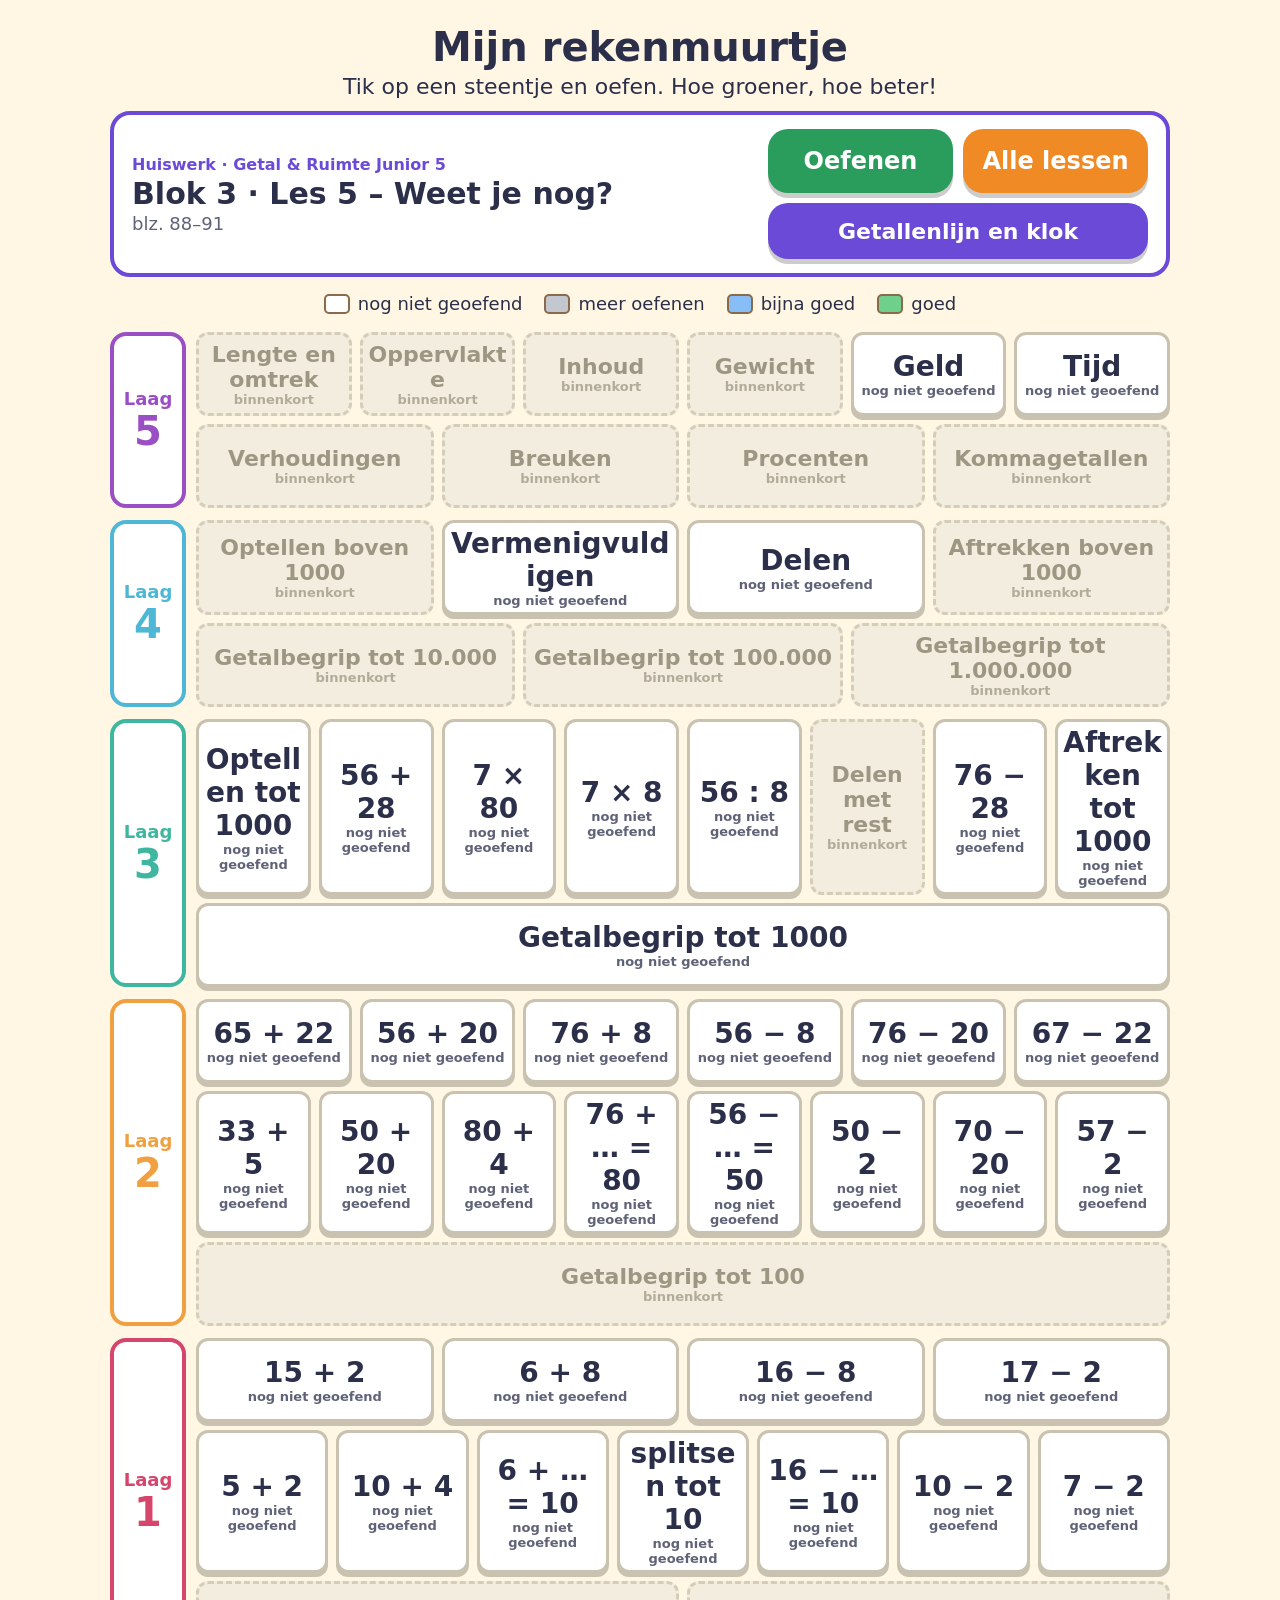
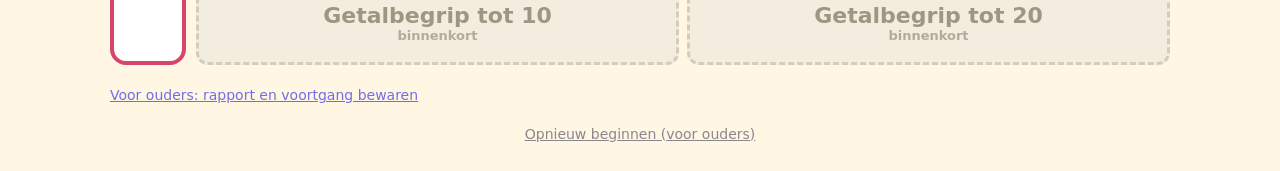
<file: index.html>
<!doctype html>
<html lang="nl">
<head>
  <meta charset="utf-8">
  <meta name="viewport" content="width=device-width, initial-scale=1, maximum-scale=1">
  <title>Rekenmuurtje</title>
  <meta name="apple-mobile-web-app-capable" content="yes">
  <meta name="mobile-web-app-capable" content="yes">
  <meta name="apple-mobile-web-app-title" content="Rekenmuurtje">
  <link rel="stylesheet" href="stijl.css">
</head>
<body>

<section id="muur" class="scherm actief">
  <h1>Mijn rekenmuurtje</h1>
  <p class="intro">Tik op een steentje en oefen. Hoe groener, hoe beter!</p>
  <div id="huiswerk" class="huiswerk"></div>
  <div class="legenda">
    <span><i class="kleur wit"></i>nog niet geoefend</span>
    <span><i class="kleur grijs"></i>meer oefenen</span>
    <span><i class="kleur blauw"></i>bijna goed</span>
    <span><i class="kleur groen"></i>goed</span>
  </div>
  <div id="muur-lagen"></div>
  <a class="klein-link" href="rapport.html">Voor ouders: rapport en voortgang bewaren</a>
  <button id="reset" class="klein-link" type="button">Opnieuw beginnen (voor ouders)</button>
</section>

<section id="boek" class="scherm">
  <p class="nav"><button id="boek-terug" class="terug" type="button">← Muurtje</button></p>
  <h1>Mijn leerwerkboek</h1>
  <p class="intro">Getal &amp; Ruimte Junior 5 · blok 2 en 3. Tik op een les om te oefenen.<br>Tik op 📍 om aan te geven waar je nu bent.</p>
  <div id="boek-inhoud"></div>
</section>

<section id="gereedschap" class="scherm">
  <p class="nav"><button id="gr-terug" class="terug" type="button">← Muurtje</button></p>
  <h1>Getallenlijn en klok</h1>
  <p class="intro">Om mee te rekenen als je in je boek werkt.</p>
  <div class="tabs">
    <button id="tab-lijn" class="tab actief" type="button">Getallenlijn</button>
    <button id="tab-klok" class="tab" type="button">Klok</button>
  </div>
  <div id="gr-lijn"></div>
  <div id="gr-klok" hidden></div>
  <div class="gr-toetsenvak" id="gr-toetsenvak"><div id="gr-toetsen" class="toetsen"></div></div>
</section>

<section id="oefen" class="scherm">
  <div class="boven">
    <button id="terug" class="terug" type="button">← Muurtje</button>
    <div id="sterren" aria-label="Voortgang"></div>
  </div>
  <div class="oefen-raster">
    <div class="links">
      <div id="som" class="som"></div>
      <div id="feedback" class="feedback" aria-live="polite"></div>
      <div id="hulp-vak" class="hulp-vak" hidden></div>
    </div>
    <div class="rechts">
      <div id="toetsen" class="toetsen"></div>
      <div class="onder">
        <button id="hulp-knop" class="knop hulp" type="button">Hulp</button>
        <button id="klaar-knop" class="knop klaar" type="button">Klaar</button>
      </div>
    </div>
  </div>
</section>

<section id="einde" class="scherm">
  <div class="einde-kaart">
    <h1 id="einde-titel">Reeks klaar!</h1>
    <div id="einde-sterren"></div>
    <p id="einde-tekst"></p>
    <div id="einde-steen"></div>
    <div class="einde-knoppen">
      <button id="opnieuw" class="knop klaar" type="button">Nog een reeks</button>
      <button id="naar-muur" class="knop hulp" type="button">Naar het muurtje</button>
    </div>
  </div>
</section>

<script src="sommen.js"></script>
<script src="voortgang.js"></script>
<script src="hulp.js"></script>
<script src="gereedschap.js"></script>
<script src="app.js"></script>
</body>
</html>
</file>
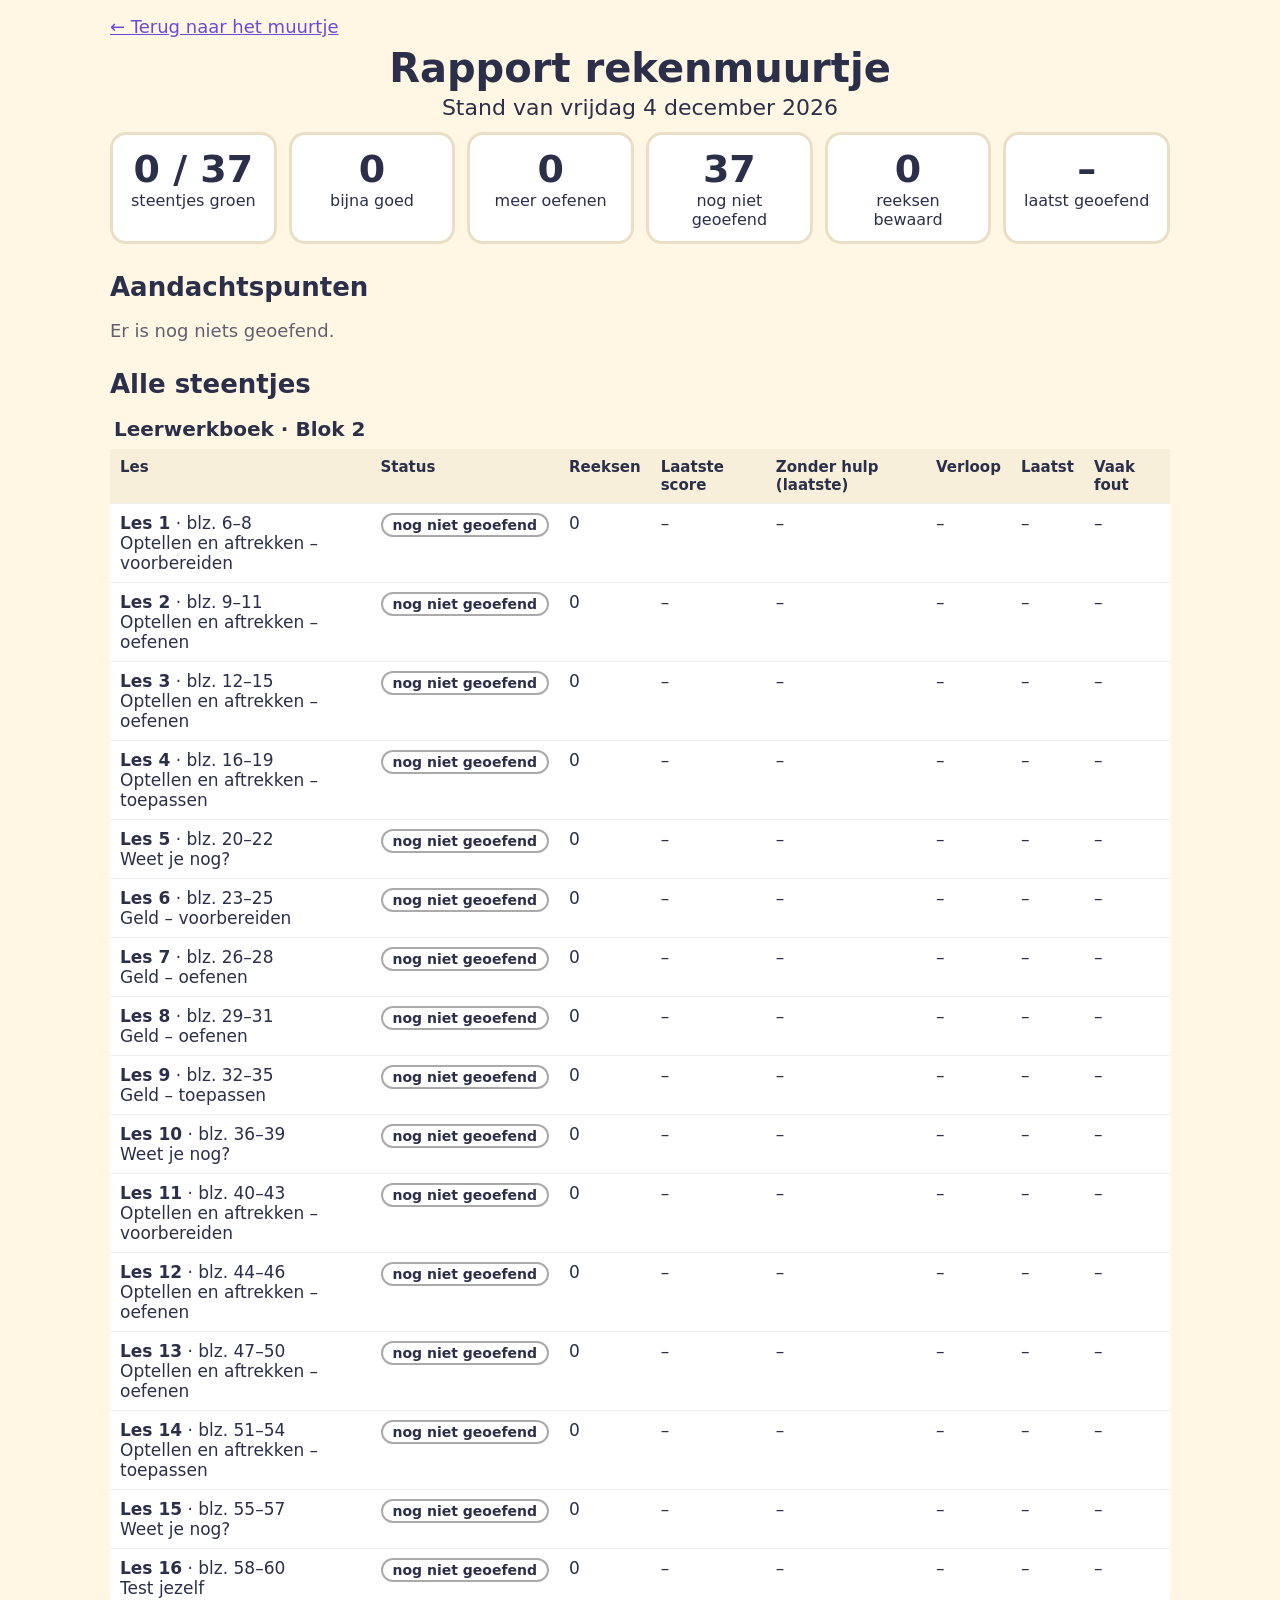
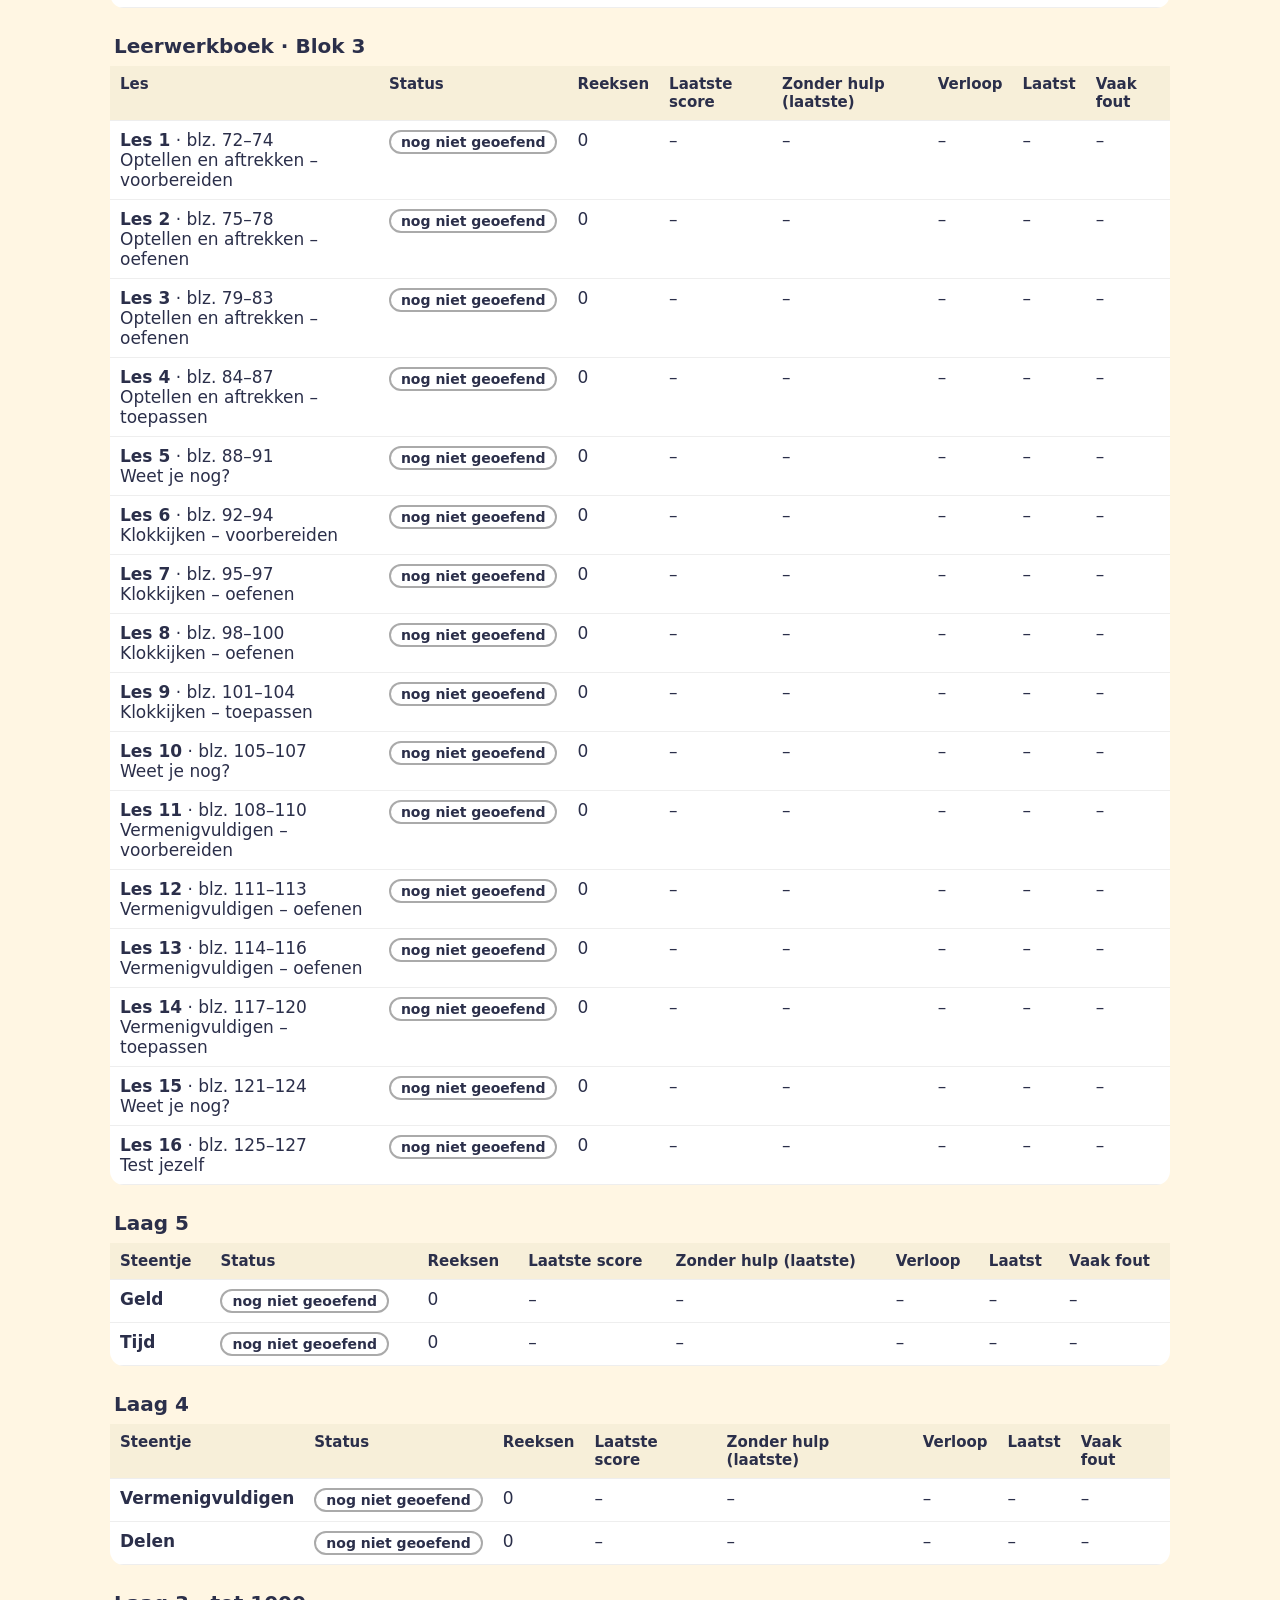
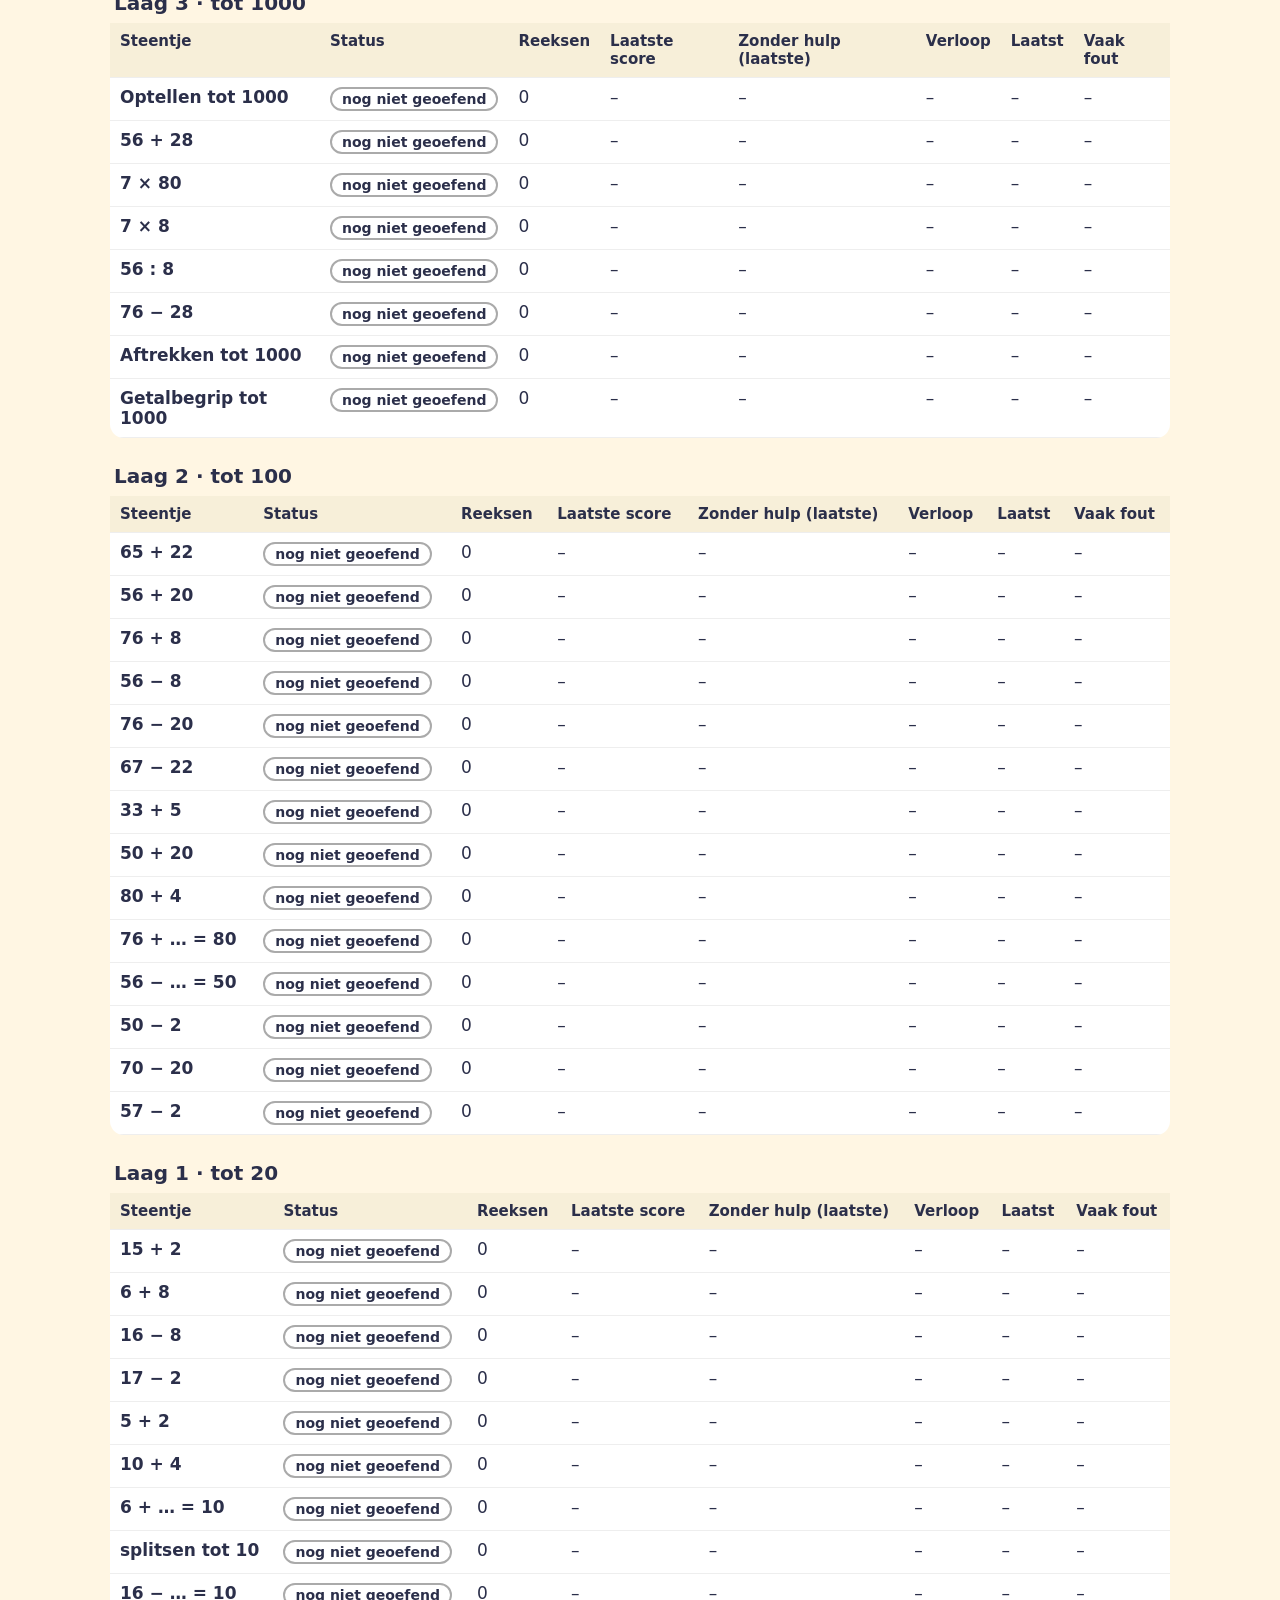
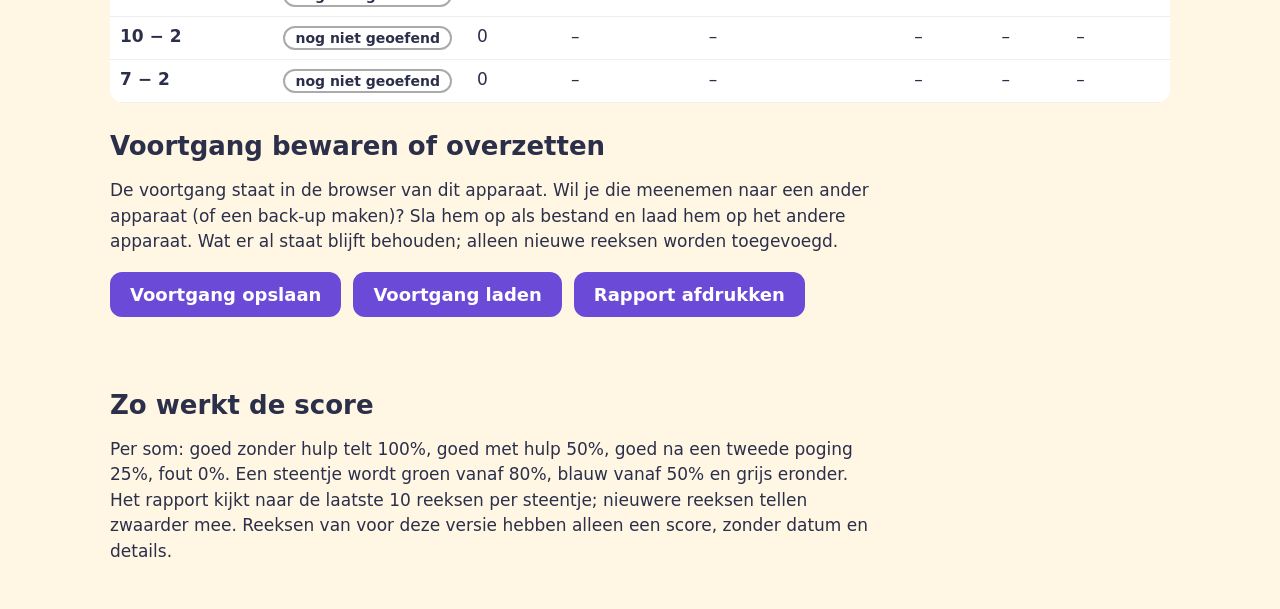
<file: rapport.html>
<!doctype html>
<html lang="nl">
<head>
  <meta charset="utf-8">
  <meta name="viewport" content="width=device-width, initial-scale=1">
  <title>Rapport rekenmuurtje</title>
  <link rel="stylesheet" href="stijl.css">
  <link rel="stylesheet" href="rapport.css">
</head>
<body class="rapport">
<main class="scherm actief">
  <p class="nav"><a href="index.html">← Terug naar het muurtje</a></p>
  <h1>Rapport rekenmuurtje</h1>
  <p class="intro" id="datum"></p>

  <div id="samenvatting" class="kaarten"></div>

  <h2>Aandachtspunten</h2>
  <div id="aandacht"></div>

  <h2>Alle steentjes</h2>
  <div id="tabellen"></div>

  <h2>Voortgang bewaren of overzetten</h2>
  <p class="uitleg">De voortgang staat in de browser van dit apparaat. Wil je die meenemen naar een ander apparaat (of een back-up maken)? Sla hem op als bestand en laad hem op het andere apparaat. Wat er al staat blijft behouden; alleen nieuwe reeksen worden toegevoegd.</p>
  <div class="acties">
    <button id="opslaan" type="button">Voortgang opslaan</button>
    <label class="bestand">Voortgang laden<input id="laden" type="file" accept=".json,application/json" hidden></label>
    <button id="print" type="button">Rapport afdrukken</button>
  </div>
  <p id="melding" class="melding" aria-live="polite"></p>

  <h2>Zo werkt de score</h2>
  <p class="uitleg">Per som: goed zonder hulp telt 100%, goed met hulp 50%, goed na een tweede poging 25%, fout 0%. Een steentje wordt groen vanaf 80%, blauw vanaf 50% en grijs eronder. Het rapport kijkt naar de laatste 10 reeksen per steentje; nieuwere reeksen tellen zwaarder mee. Reeksen van voor deze versie hebben alleen een score, zonder datum en details.</p>
</main>
<script src="sommen.js"></script>
<script src="voortgang.js"></script>
<script src="rapport.js"></script>
</body>
</html>
</file>
<file: stijl.css>
:root {
  --wit: #ffffff;
  --grijs: #c3c8d0;
  --blauw: #86bef5;
  --groen: #6fd08c;
  --tekst: #2b2f4a;
  --paars: #6c4ad8;
  --geel: #ffc933;
  --blauw-blok: #2f7fd8;
  --achtergrond: #fff6e3;
}

* { box-sizing: border-box; -webkit-tap-highlight-color: transparent; }
html, body { margin: 0; min-height: 100%; }
body {
  font-family: "Nunito", "Trebuchet MS", "Arial Rounded MT Bold", system-ui, sans-serif;
  background: var(--achtergrond);
  color: var(--tekst);
  user-select: none; -webkit-user-select: none;
  touch-action: manipulation;
}
button { font: inherit; color: inherit; cursor: pointer; }
button:disabled { opacity: .45; cursor: default; }
[hidden] { display: none !important; }

.scherm { display: none; max-width: 1100px; margin: 0 auto; padding: 16px 20px 28px; }
.scherm.actief { display: block; }

/* ---------- Muurtje ---------- */
h1 { font-size: 40px; margin: 8px 0 4px; text-align: center; }
.intro { text-align: center; font-size: 22px; margin: 0 0 12px; }
.legenda { display: flex; flex-wrap: wrap; gap: 8px 22px; justify-content: center; font-size: 18px; margin-bottom: 18px; }
.legenda span { display: flex; align-items: center; gap: 8px; }
.kleur { width: 26px; height: 20px; border-radius: 5px; border: 2px solid #8a6a4a; display: inline-block; }

.kleur.wit, .steen.wit { background: var(--wit); }
.kleur.grijs, .steen.grijs { background: var(--grijs); }
.kleur.blauw, .steen.blauw { background: var(--blauw); }
.kleur.groen, .steen.groen { background: var(--groen); }

#muur-lagen { display: flex; flex-direction: column; gap: 12px; }
.laag { display: flex; gap: 10px; align-items: stretch; }
.laag-blok {
  flex: 0 0 76px; border: 4px solid var(--lk); border-radius: 16px; background: #fff;
  display: flex; flex-direction: column; align-items: center; justify-content: center;
  color: var(--lk); font-size: 18px; font-weight: 700;
}
.laag-blok b { font-size: 40px; line-height: 1.1; }
.rijen { flex: 1; min-width: 0; display: flex; flex-direction: column; gap: 8px; }
.rij { display: flex; gap: 8px; }
.steen {
  flex: 1 1 0; min-width: 0; min-height: 84px; padding: 4px;
  border: 3px solid #c9c2b0; border-radius: 12px;
  font-size: clamp(17px, 2.5vw, 28px); font-weight: 800;
  display: flex; flex-direction: column; align-items: center; justify-content: center;
  box-shadow: 0 4px 0 #c9c2b0;
  transition: transform .1s;
}
.steen { overflow-wrap: anywhere; hyphens: auto; }
@media (max-width: 640px) {
  .rij { flex-wrap: wrap; }
  .steen { flex: 1 1 28%; font-size: 17px; }
  .laag-blok { flex-basis: 56px; font-size: 14px; }
  .laag-blok b { font-size: 30px; }
}
.steen.groen { border-color: #3fae60; box-shadow: 0 4px 0 #3fae60; }
.steen.blauw { border-color: #4a8fd6; box-shadow: 0 4px 0 #4a8fd6; }
.steen.grijs { border-color: #8d939c; box-shadow: 0 4px 0 #8d939c; }
.steen:active { transform: translateY(3px); box-shadow: none; }
/* ---------- Huiswerk en boek ---------- */
.huiswerk { display: flex; flex-wrap: wrap; align-items: center; gap: 12px 18px; background: #fff; border: 4px solid var(--paars); border-radius: 20px; padding: 14px 18px; margin: 0 0 16px; }
.hw-tekst { flex: 1 1 280px; display: flex; flex-direction: column; gap: 2px; }
.hw-tekst small { font-size: 16px; font-weight: 700; color: var(--paars); }
.hw-tekst b { font-size: clamp(22px, 3.2vw, 30px); }
.hw-tekst span { font-size: 18px; opacity: .75; }
.hw-knoppen { display: flex; gap: 10px; flex: 0 1 380px; }
.hw-knoppen .knop { min-height: 64px; font-size: 24px; }
.nav { margin: 0 0 6px; }
.boek-blok h2 { font-size: 28px; margin: 18px 0 8px; }
.lessen { display: grid; grid-template-columns: repeat(auto-fill, minmax(170px, 1fr)); gap: 10px; }
.les-tegel { position: relative; }
.les-start {
  width: 100%; height: 100%; min-height: 128px; padding: 10px 8px; border: 3px solid #c9c2b0; border-radius: 14px; box-shadow: 0 4px 0 #c9c2b0;
  background: #fff; display: flex; flex-direction: column; align-items: center; justify-content: center; gap: 2px; text-align: center;
}
.les-start:active { transform: translateY(3px); box-shadow: none; }
.les-nr { font-size: 26px; font-weight: 800; }
.les-titel { font-size: 15px; font-weight: 700; line-height: 1.2; }
.les-pag { font-size: 15px; opacity: .75; }
.les-start small { font-size: 13px; font-weight: 700; opacity: .75; }
.les-tegel.grijs .les-start { background: var(--grijs); border-color: #8d939c; box-shadow: 0 4px 0 #8d939c; }
.les-tegel.blauw .les-start { background: var(--blauw); border-color: #4a8fd6; box-shadow: 0 4px 0 #4a8fd6; }
.les-tegel.groen .les-start { background: var(--groen); border-color: #3fae60; box-shadow: 0 4px 0 #3fae60; }
.les-tegel.nu .les-start { outline: 5px solid var(--paars); outline-offset: 2px; }
.les-pin { position: absolute; top: 4px; right: 4px; width: 44px; height: 44px; border-radius: 50%; border: none; background: #ffffffcc; font-size: 22px; opacity: .5; }
.les-tegel.nu .les-pin { opacity: 1; background: var(--paars); }

.hw-knoppen { flex-wrap: wrap; }
.hw-knoppen .knop { flex: 1 1 150px; }
.knop.gr { background: var(--paars); flex-basis: 100%; min-height: 56px; font-size: 22px; }

/* Getallenlijn en klok om mee te werken */
.tabs { display: flex; gap: 8px; margin: 8px 0 12px; }
.tab { flex: 1; min-height: 56px; border-radius: 16px; border: 3px solid var(--paars); background: #fff; font-size: 22px; font-weight: 800; }
.tab.actief { background: var(--paars); color: #fff; }
.gr-uitleg { font-size: 18px; margin: 4px 0 10px; }
.gr-som { display: flex; flex-wrap: wrap; align-items: center; justify-content: center; gap: 10px 14px; font-size: 44px; font-weight: 800; }
.veld { min-width: 70px; min-height: 56px; padding: 4px 14px; font: inherit; font-weight: 800; font-size: 28px; border: 3px dashed var(--paars); border-radius: 14px; background: #f4efff; color: var(--tekst); }
.veld.groot { min-width: 130px; min-height: 76px; font-size: 44px; }
.veld.tijd { min-width: 180px; }
.veld.leeg { color: #a99cd9; font-weight: 700; }
.veld.gekozen { border-style: solid; background: #fff; box-shadow: 0 0 0 4px #c9b8ff; }
.veld.fout { border-color: #c0392b; background: #ffe3e3; }
.ops { display: flex; gap: 6px; }
.ops button { width: 62px; height: 62px; font-size: 34px; font-weight: 800; border-radius: 14px; border: 3px solid var(--paars); background: #fff; }
.ops button.actief { background: var(--paars); color: #fff; }
.gr-zet { display: block; width: 100%; max-width: 460px; margin: 14px auto 6px; }
.melding { text-align: center; font-size: 18px; font-weight: 700; min-height: 1.4em; }
.gr-teken { display: flex; gap: 8px; justify-content: center; margin: 4px 0 8px; }
.gr-teken button { padding: 8px 16px; font-size: 18px; font-weight: 700; border-radius: 12px; border: 3px solid var(--paars); background: #fff; }
.gr-teken button.actief { background: var(--paars); color: #fff; }
.lijn-knoppen.eigen { align-items: center; margin-top: 8px; font-size: 18px; font-weight: 700; }
.gr-antwoord, .gr-regel { display: flex; flex-wrap: wrap; align-items: center; justify-content: center; gap: 10px 14px; margin: 14px 0; font-size: 20px; font-weight: 700; }
.gr-antwoord .knop { flex: 0 1 200px; min-height: 64px; font-size: 24px; }
.uitkomst { text-align: center; font-size: 22px; font-weight: 800; min-height: 1.4em; margin: 6px 0; }
.uitkomst.goed { color: #1e8a4a; } .uitkomst.bijna { color: #b86a00; }
.gr-klokrij { display: flex; flex-wrap: wrap; gap: 14px 24px; align-items: center; justify-content: center; }
.gr-klokvlak { width: clamp(200px, 40vw, 300px); touch-action: none; cursor: grab; }
.gr-klokinfo { display: flex; flex-direction: column; align-items: center; gap: 8px; }
.digitaal { font-size: 52px; font-weight: 800; }
.woorden { font-size: 26px; font-weight: 700; color: var(--paars); text-align: center; }
.schakel { font-size: 18px; }
.gr-tijdknoppen { display: grid; grid-template-columns: repeat(2, 1fr); gap: 8px; }
.gr-tijdknoppen button { padding: 10px 14px; font-size: 18px; font-weight: 700; border-radius: 12px; border: 3px solid var(--paars); background: #fff; }
.gr-toetsenvak { position: fixed; left: 0; right: 0; bottom: 0; z-index: 5; background: #fffdf7; border-top: 4px solid #e9dfc6; padding: 6px 12px 10px; box-shadow: 0 -6px 18px #0002; }
.gr-toetsenvak .toetsen { max-width: 420px; gap: 6px; }
.gr-sluit { display: block; margin: 0 auto 6px; padding: 6px 22px; font-size: 18px; font-weight: 700; border-radius: 12px; border: 2px solid #c9c2b0; background: #fff; }
#gereedschap.met-toetsen { padding-bottom: 300px; }
.gr-toetsenvak .toets { height: 50px; font-size: 28px; }
.toets.door { background: #e8f6ee; border-color: #9fd3b2; box-shadow: 0 4px 0 #9fd3b2; }

/* Sommen met een verhaaltje of een klok */
.som.verhaal-modus { flex-direction: column; gap: 10px; font-size: clamp(26px, 4vw, 38px); font-weight: 700; padding: 16px 18px; }
.verhaal { text-align: center; line-height: 1.3; }
.antwoordrij { display: flex; align-items: center; justify-content: center; gap: 14px; font-size: clamp(34px, 5vw, 56px); font-weight: 800; }
.invul.breed, .invul.lang { width: 4.8ch; }
.invul.tijd { width: 5.4ch; }
.eenheid { font-size: .6em; font-weight: 700; }
.klok-vak { width: clamp(150px, 26vw, 230px); }
.klok-svg { width: 100%; height: auto; display: block; }
.hulp-tekst { font-size: 22px; line-height: 1.45; margin: 6px 4px; }

.steen.binnenkort { font-size: clamp(14px, 2vw, 22px); overflow-wrap: anywhere; background: #f1ece0; border: 3px dashed #cfc7b2; box-shadow: none; color: #8d8672; opacity: .85; font-weight: 700; }
.steen.binnenkort:active { transform: none; }
.groepen.klein { gap: 10px; }
.groep.omlijnd { border-color: #bcd6f5; background: #eef5ff; min-width: 0; padding: 6px 8px; }
.groep.omlijnd .blokken { max-width: 150px; }
.steen small { font-size: 13px; font-weight: 700; opacity: .75; }
@media (max-width: 900px) { .rij .steen small { display: none; } }
.klein-link { display: block; margin: 22px auto 0; background: none; border: none; text-decoration: underline; font-size: 14px; opacity: .55; }

/* ---------- Oefenen ---------- */
.boven { display: flex; align-items: center; gap: 16px; margin-bottom: 12px; }
.terug { background: #fff; border: 3px solid var(--paars); border-radius: 14px; padding: 10px 16px; font-size: 20px; font-weight: 700; white-space: nowrap; }
#sterren { flex: 1; display: flex; justify-content: space-around; gap: 4px; }
.ster { font-size: clamp(30px, 5.5vw, 52px); line-height: 1; color: #d6d0c2; transition: transform .2s; }
.ster.vol { color: var(--geel); text-shadow: 0 2px 0 #c99a00; }
.ster.pop { animation: pop .6s ease; }
@keyframes pop { 0% { transform: scale(.3) rotate(-40deg); } 60% { transform: scale(1.5) rotate(15deg); } 100% { transform: scale(1); } }

.oefen-raster { display: grid; grid-template-columns: 1fr; gap: 14px; }
.links, .rechts { min-width: 0; }

.som {
  background: #fff; border: 4px solid #e9dfc6; border-radius: 22px;
  padding: 18px 10px;
  display: flex; flex-wrap: wrap; align-items: center; justify-content: center; gap: 6px 18px;
  font-size: clamp(54px, 11vw, 100px); font-weight: 800; line-height: 1.1;
}
.invul {
  width: 2.3ch; font: inherit; text-align: center; color: var(--paars);
  border: 4px dashed var(--paars); border-radius: 16px; background: #f4efff; padding: 0; height: 1.25em;
  caret-color: transparent; pointer-events: none;
}
.som.schud { animation: schud .35s; }
@keyframes schud { 25% { transform: translateX(-10px); } 75% { transform: translateX(10px); } }

.feedback { min-height: 70px; margin: 10px 0; display: flex; flex-wrap: wrap; align-items: center; justify-content: center; gap: 10px 16px; text-align: center; font-size: 30px; font-weight: 800; }
.feedback.goed { color: #1e8a4a; }
.feedback.bijna { color: #b86a00; }
.feedback .knop { font-size: 24px; padding: 12px 22px; min-height: 0; }
.feedback .uitleg { font-size: 26px; font-weight: 700; flex-basis: 100%; }

.toetsen { display: grid; grid-template-columns: repeat(3, 1fr); gap: 10px; max-width: 460px; margin: 0 auto 14px; }
.toets { height: 70px; font-size: 38px; font-weight: 800; background: #fff; border: 3px solid #d6c9a6; border-radius: 16px; box-shadow: 0 4px 0 #d6c9a6; }
.toets:active { transform: translateY(3px); box-shadow: 0 1px 0 #d6c9a6; }
.toets.wis { background: #ffe3e3; border-color: #e8b0b0; box-shadow: 0 4px 0 #e8b0b0; }

.onder { display: flex; gap: 14px; max-width: 460px; margin: 0 auto; }
.knop { flex: 1; min-height: 80px; border-radius: 20px; border: none; font-size: 32px; font-weight: 800; color: #fff; box-shadow: 0 5px 0 #0003; }
.knop:active { transform: translateY(3px); box-shadow: 0 2px 0 #0003; }
.knop.hulp { background: #f08a24; }
.knop.klaar { background: #2a9d5c; }
.knop.hulp small { display: block; font-size: 14px; font-weight: 700; opacity: .9; }

/* ---------- Hulp ---------- */
.hulp-vak { background: #fff; border: 4px solid #f2d9a6; border-radius: 22px; padding: 12px; margin-top: 8px; }
.hulp-titel { font-size: 22px; font-weight: 800; margin-bottom: 4px; text-align: center; }
.lijn-kop { font-size: 24px; text-align: center; }
.lijn-svg { width: 100%; height: auto; display: block; }
.lijn-knoppen { display: flex; gap: 10px; justify-content: center; flex-wrap: wrap; }
.sprong { min-width: 96px; height: 62px; font-size: 28px; font-weight: 800; color: #fff; border: none; border-radius: 16px; box-shadow: 0 4px 0 #0003; }
.sprong.terug { background: #777; }

.splits-rij { margin: 6px 0 10px; }
.splits-rij.operand .blok.tien { background: #1f9a9a; }
.rij-label { font-size: 22px; font-weight: 800; margin-bottom: 4px; }
.groepen { display: flex; gap: 22px; flex-wrap: wrap; }
.groep { padding: 8px 10px; border-radius: 14px; border: 3px solid transparent; min-width: 80px; }
.groep small { display: block; font-size: 17px; font-weight: 700; margin-top: 4px; }
.groep.veranderd { border-color: #e0457b; background: #ffe6ef; animation: gloei 1.2s ease-in-out infinite alternate; }
.groep.blijft { opacity: .6; }
@keyframes gloei { to { box-shadow: 0 0 14px 2px #e0457b99; } }
.blokken { display: flex; flex-wrap: wrap; gap: 5px; align-items: flex-end; }
.blok { display: inline-block; border-radius: 6px; font-weight: 800; color: #fff; text-align: center; }
.blok.tien { width: 34px; height: 64px; background: var(--blauw-blok); font-size: 18px; line-height: 64px; }
.blok.honderd { width: 56px; height: 56px; background: #d6456b; font-size: 18px; line-height: 56px; }
.blok.een { width: 30px; height: 30px; background: var(--geel); border: 2px solid #c99a00; }
.blok.gezocht { background: #e5f7ec; border: 3px dashed #2a9d5c; color: #2a9d5c; line-height: 24px; }
.leeg { font-size: 22px; color: #999; }

/* ---------- Einde ---------- */
.einde-kaart { background: #fff; border: 4px solid #e9dfc6; border-radius: 26px; padding: 26px 18px; text-align: center; margin-top: 16px; }
#einde-sterren { display: flex; justify-content: center; gap: 6px; flex-wrap: wrap; margin: 10px 0; }
#einde-sterren .ster { font-size: 52px; }
#einde-tekst { font-size: 26px; font-weight: 700; }
#einde-steen { display: flex; justify-content: center; margin: 14px 0; }
#einde-steen .steen { flex: 0 0 auto; width: 200px; pointer-events: none; }
.einde-knoppen { display: flex; gap: 14px; justify-content: center; flex-wrap: wrap; }
.einde-knoppen .knop { flex: 0 1 300px; }

/* Tablet liggend: som links, toetsenbord rechts */
@media (min-width: 860px) and (min-aspect-ratio: 5/4) {
  .oefen-raster { grid-template-columns: 1.15fr 1fr; align-items: start; }
  .som { font-size: clamp(54px, 8vw, 100px); }
  .toets { height: 74px; }
}
</file>
<file: rapport.css>
.rapport h2 { font-size: 26px; margin: 28px 0 10px; }
.rapport .nav a, a.klein-link { color: var(--paars); }
.rapport .nav { margin: 0; font-size: 18px; }
.kaarten { display: grid; grid-template-columns: repeat(auto-fit, minmax(150px, 1fr)); gap: 12px; }
.kaart { background: #fff; border: 3px solid #e9dfc6; border-radius: 16px; padding: 12px; text-align: center; }
.kaart b { display: block; font-size: 38px; }
.kaart span { font-size: 16px; }
.uitleg { font-size: 17px; line-height: 1.5; max-width: 760px; }
.lijst { background: #fff; border: 3px solid #e9dfc6; border-radius: 16px; padding: 10px 18px 10px 36px; font-size: 18px; }
.lijst li { margin: 6px 0; }
.leeg-tekst { font-size: 18px; opacity: .75; }

table { width: 100%; border-collapse: collapse; background: #fff; border-radius: 14px; overflow: hidden; font-size: 17px; margin-bottom: 18px; }
caption { text-align: left; font-weight: 800; font-size: 20px; padding: 8px 4px; }
th, td { padding: 9px 10px; border-bottom: 1px solid #eee; text-align: left; vertical-align: top; }
th { background: #f7efd9; font-size: 15px; }
.chip { display: inline-block; padding: 2px 10px; border-radius: 999px; border: 2px solid #aaa; font-size: 14px; font-weight: 700; white-space: nowrap; }
.chip.wit { background: #fff; } .chip.grijs { background: var(--grijs); } .chip.blauw { background: var(--blauw); } .chip.groen { background: var(--groen); }
.op { color: #1e8a4a; font-weight: 800; } .neer { color: #c0392b; font-weight: 800; }
.acties { display: flex; flex-wrap: wrap; gap: 12px; }
.acties button, .bestand { background: var(--paars); color: #fff; border: none; border-radius: 12px; padding: 12px 20px; font-size: 18px; font-weight: 700; cursor: pointer; }
.melding { font-size: 18px; font-weight: 700; min-height: 1.5em; }

@media print {
  .nav, .acties, .melding, .klein-link { display: none; }
  body { background: #fff; }
}
</file>
